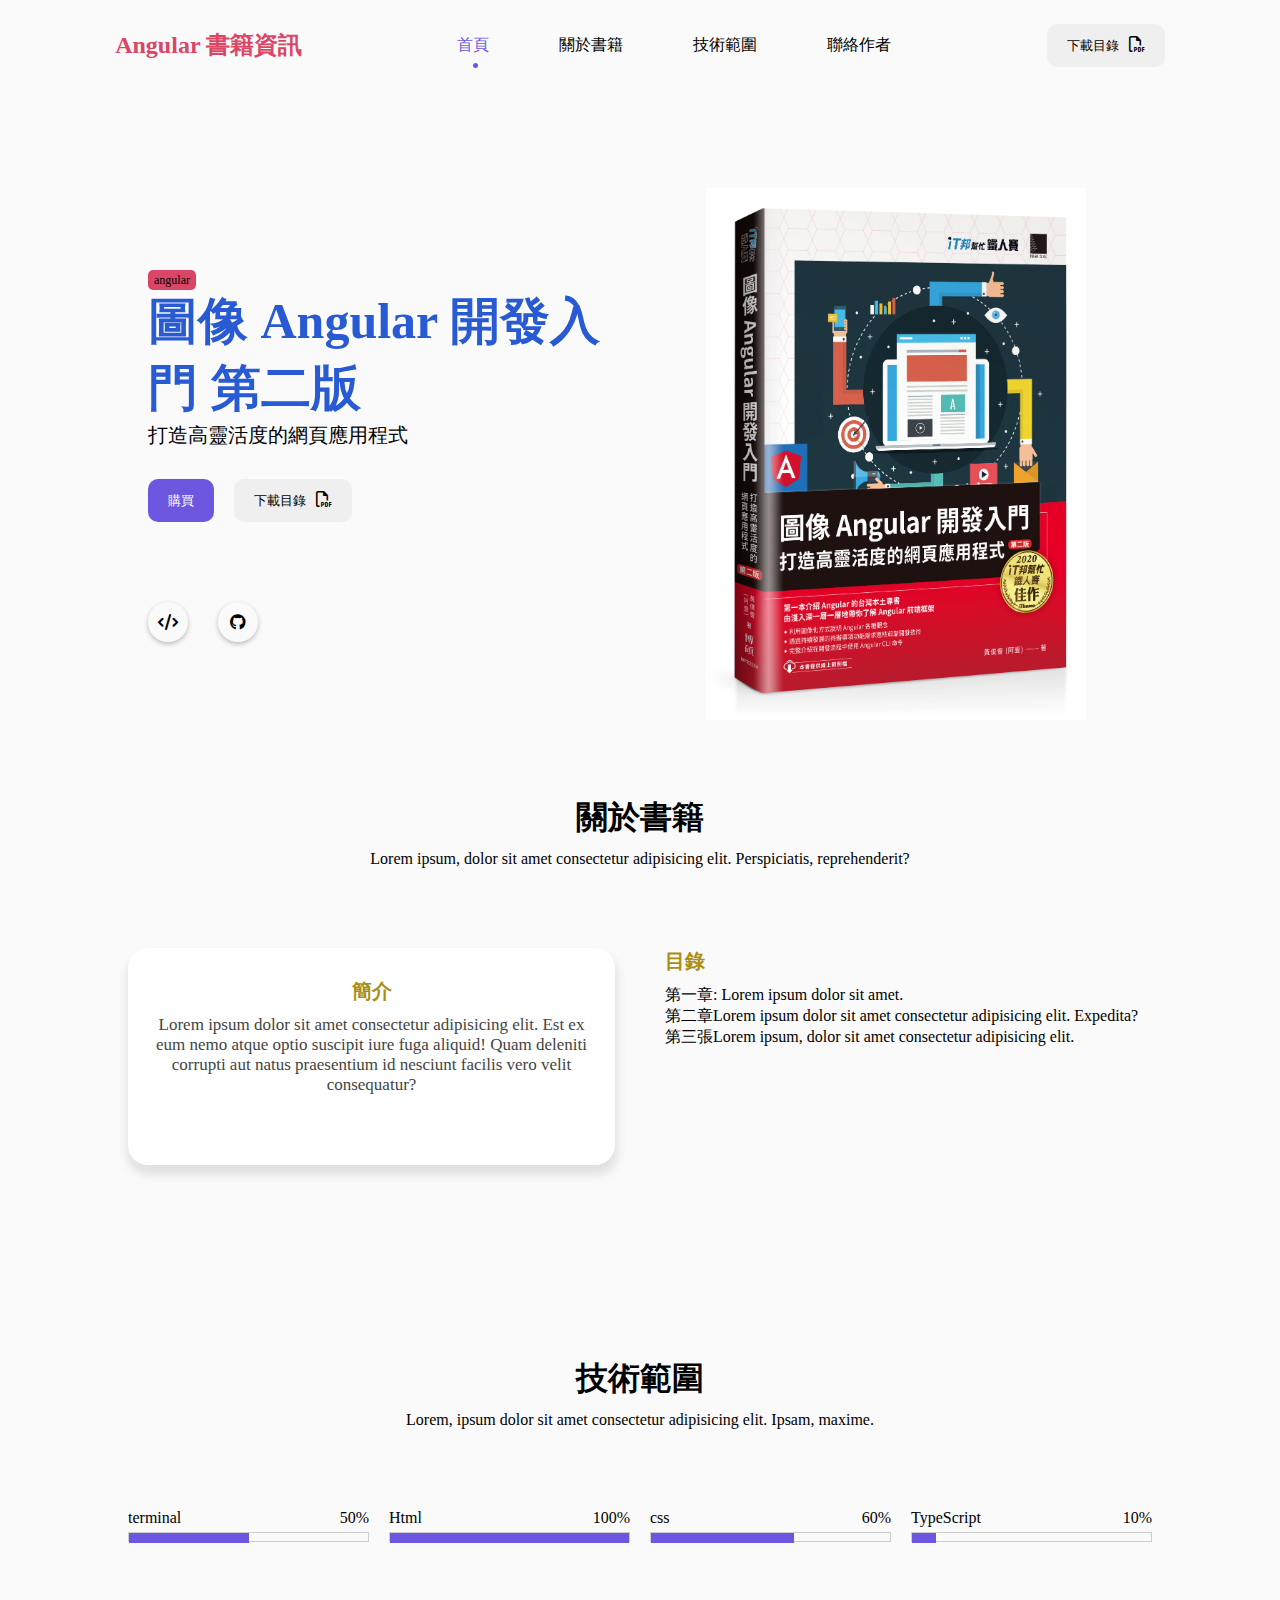
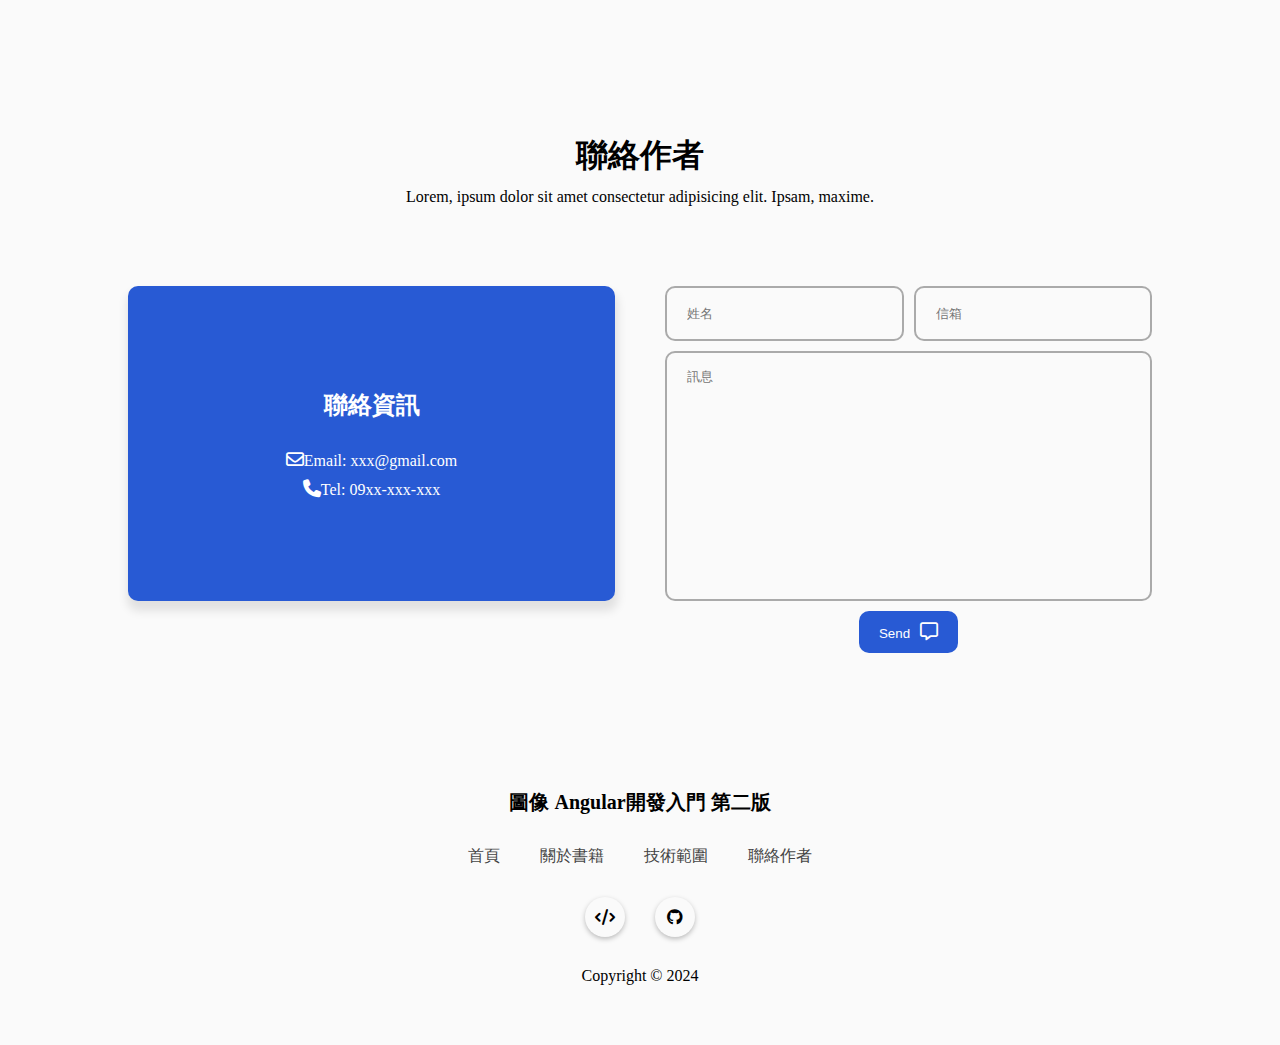
<file: src/index.html>
<!DOCTYPE html>
<html lang="en">
  <head>
    <meta charset="UTF-8" />
    <meta name="viewport" content="width=device-width, initial-scale=1.0" />
    <link rel="stylesheet" href="./style.min.css" />
    <link rel="stylesheet" href="https://cdnjs.cloudflare.com/ajax/libs/font-awesome/6.6.0/css/all.min.css" />
    <title>Angular 書籍資訊</title>
  </head>
  <body>
    <div class="container">
      <nav id="header">
        <div class="nav-logo">Angular 書籍資訊</div>
        <ul class="nav-menu">
          <li class="" nav-item>
            <a href="#home" class="nav-link active-link">首頁</a>
          </li>
          <li class="" nav-item>
            <a href="#book" class="nav-link">關於書籍</a>
          </li>
          <li class="" nav-item>
            <a a href="#skill" class="nav-link">技術範圍</a>
          </li>
          <li class="" nav-item>
            <a href="#contact" class="nav-link">聯絡作者</a>
          </li>
        </ul>
        <div>
          <button class="btn">下載目錄<i class="fa-regular fa-file-pdf"></i></button>
        </div>
      </nav>
      <main class="wrapper">
        <section id="home" class="home-box">
          <div class="home-text">
            <div class="tag"><span>angular</span></div>
            <div class="name">圖像 Angular 開發入門 第二版</div>
            <div class="subtitle">打造高靈活度的網頁應用程式</div>
            <div class="text-btn">
              <button type="button" class="btn blue-btn">購買</button>
              <button type="button" class="btn">下載目錄<i class="fa-regular fa-file-pdf"></i></button>
            </div>
            <div class="icons">
              <div class="icon"><i class="fa-solid fa-code"></i></div>
              <div class="icon"><i class="fa-brands fa-github"></i></div>
            </div>
          </div>
          <div class="home-image">
            <div class="image">
              <img src="./assets/image/angular.jpg" alt="angular" />
            </div>
          </div>
        </section>
        <section id="book" class="section">
          <div class="top-header">
            <h1>關於書籍</h1>
            <span>Lorem ipsum, dolor sit amet consectetur adipisicing elit. Perspiciatis, reprehenderit?</span>
          </div>
          <div class="about-container">
            <div class="introduce">
              <div class="card">
                <h3>簡介</h3>
                <div>
                  Lorem ipsum dolor sit amet consectetur adipisicing elit. Est ex eum nemo atque optio suscipit iure fuga aliquid! Quam
                  deleniti corrupti aut natus praesentium id nesciunt facilis vero velit consequatur?
                </div>
              </div>
            </div>
            <div class="contents">
              <list>
                <h3>目錄</h3>
                <div class="item">第一章: Lorem ipsum dolor sit amet.</div>
                <div class="item">第二章Lorem ipsum dolor sit amet consectetur adipisicing elit. Expedita?</div>
                <div class="item">第三張Lorem ipsum, dolor sit amet consectetur adipisicing elit.</div>
              </list>
            </div>
          </div>
        </section>
        <section id="skill" class="section">
          <div class="top-header">
            <h1>技術範圍</h1>
            <span>Lorem, ipsum dolor sit amet consectetur adipisicing elit. Ipsam, maxime.</span>
          </div>
          <div class="skill-container">
            <div class="skill-item">
              <span class="skill">
                <span>terminal</span>
                <span>50%</span>
              </span>
              <div class="progress-bar-wrap">
                <div class="progress-bar" style="width: 50%"></div>
              </div>
            </div>
            <div class="skill-item">
              <span class="skill">
                <span>Html</span>
                <span>100%</span>
              </span>
              <div class="progress-bar-wrap">
                <div class="progress-bar" style="width: 100%"></div>
              </div>
            </div>
            <div class="skill-item">
              <span class="skill">
                <span>css</span>
                <span>60%</span>
              </span>
              <div class="progress-bar-wrap">
                <div class="progress-bar" style="width: 60%"></div>
              </div>
            </div>
            <div class="skill-item">
              <span class="skill">
                <span>TypeScript</span>
                <span>10%</span>
              </span>
              <div class="progress-bar-wrap">
                <div class="progress-bar" style="width: 10%"></div>
              </div>
            </div>
          </div>
        </section>
        <section id="contact" class="section">
          <div class="top-header">
            <h1>聯絡作者</h1>
            <span>Lorem, ipsum dolor sit amet consectetur adipisicing elit. Ipsam, maxime.</span>
          </div>
          <div class="contact-container">
            <div class="info">
              <div class="contact-info">
                <h2>聯絡資訊</h2>
                <div><i class="fa-regular fa-envelope"></i>Email: xxx@gmail.com</div>
                <div><i class="fa-solid fa-phone"></i>Tel: 09xx-xxx-xxx</div>
              </div>
            </div>
            <div class="form">
              <input type="text" placeholder="姓名" />
              <input type="email" placeholder="信箱" />
              <textarea placeholder="訊息"></textarea>
              <button type="button" class="btn">Send<i class="fa-regular fa-message"></i></button>
            </div>
          </div>
        </section>
      </main>
      <footer>
        <div class="top-footer">圖像 Angular開發入門 第二版</div>
        <ul class="footer-menu">
          <li class="menu-item">
            <a href="#home">首頁</a>
          </li>
          <li class="menu-item">
            <a href="#anout">關於書籍</a>
          </li>
          <li class="menu-item">
            <a href="#skill">技術範圍</a>
          </li>
          <li class="menu-item">
            <a href="contact">聯絡作者</a>
          </li>
        </ul>
        <div class="footer-icons">
          <div class="icon"><i class="fa-solid fa-code"></i></div>
          <div class="icon"><i class="fa-brands fa-github"></i></div>
        </div>
        <div class="bootom-footer">Copyright &copy; 2024</div>
      </footer>
    </div>
    <script src="./main.js"></script>
  </body>
</html>
</file>
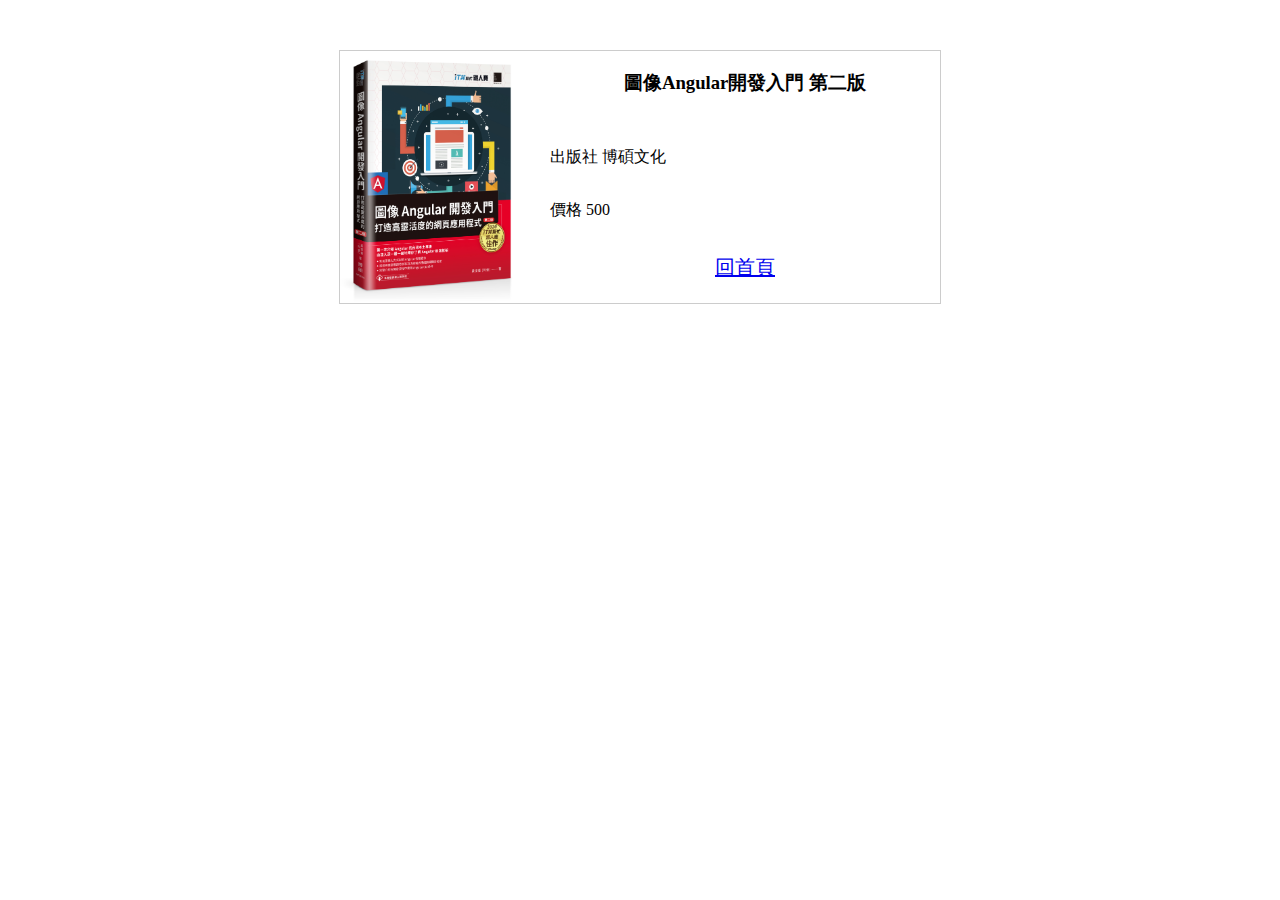
<file: src/angular.html>
<!DOCTYPE html>
<html lang="en">
  <head>
    <meta charset="UTF-8" />
    <meta name="viewport" content="width=device-width, initial-scale=1.0" />
    <title>圖像Angular開發入門 第二版</title>
    <link rel="stylesheet" href="./angular.min.css" />
  </head>
  <body>
    <section class="container">
      <img src="./assets/9786263336698.jpg" alt="angular" width="180" />
      <h3>圖像Angular開發入門 第二版</h3>
      <div class="colum">
        <label>出版社</label>
        <span>博碩文化</span>
      </div>
      <div class="colum">
        <label>價格</label>
        <span>500</span>
      </div>
      <div class="toolbar">
        <a href="./index.html">回首頁</a>
      </div>
    </section>
  </body>
</html>
</file>
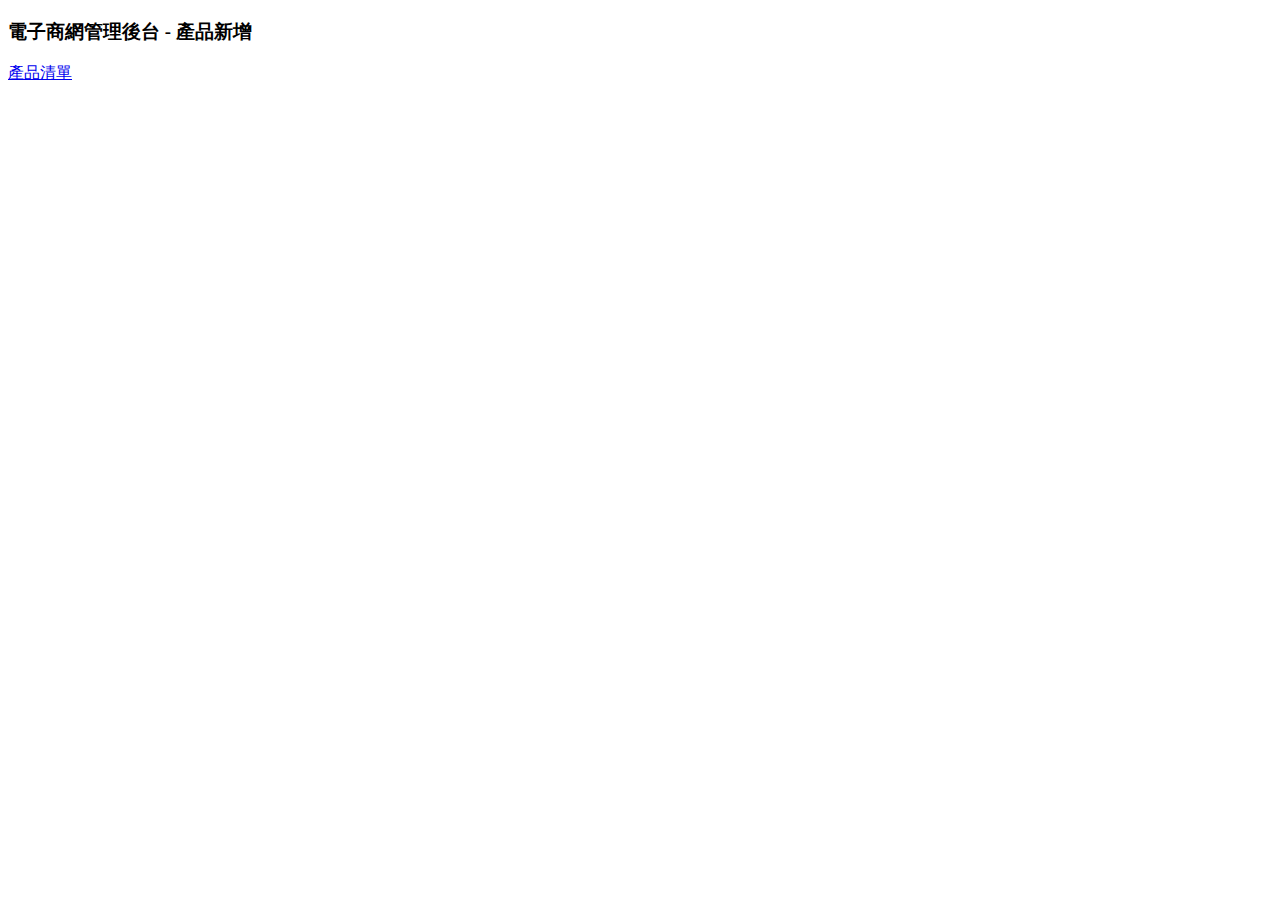
<file: src/form.html>
<!DOCTYPE html>
<html lang="en">
  <head>
    <meta charset="UTF-8" />
    <meta name="viewport" content="width=device-width, initial-scale=1.0" />
    <title>電子商網管理後台</title>
  </head>
  <body>
    <header>
      <h3>電子商網管理後台 - 產品新增</h3>
    </header>
    <nav>
      <a href="./index.html">產品清單</a>
    </nav>
  </body>
</html>
</file>
<file: src/style.min.css>
nav{background-color:var(--body-color);position:fixed;width:100%;height:90px;line-height:90px;padding-inline:9vw;display:flex;justify-content:space-between}nav .nav-logo{font-size:24px;font-weight:600;color:var(--logo-color)}nav ul{display:flex;list-style:none}nav ul .nav-link{text-decoration:none;color:var(--tex-color);font-weight:500;padding-inline:15px;margin-inline:20px}nav ul .active-link{position:relative;color:var(--first-color)}nav ul .active-link::after{position:absolute;content:"";width:5px;height:5px;background-color:var(--first-color);left:50%;bottom:-15px;border-radius:50%}.btn{font-weight:500;padding:12px 20px;background-color:#efefef;border:none;border-radius:10px;cursor:pointer}.btn:hover{background-color:var(--second-color);color:var(--withe-color)}.btn>i{margin-left:10px}.home-text{padding-left:20px;min-height:80vh;width:50%;display:flex;flex-direction:column;justify-content:center}.home-text .tag>span{background-color:var(--logo-color);color:var(--white-color);padding:3px 6px;font-size:12px;border-radius:5px}.home-text .name{font-size:50px;font-weight:600;color:var(--third-color)}.home-text .subtitle{font-size:20px;margin-bottom:30px;color:var(--tex-color)}.home-text .text-btn{display:flex;gap:20px}.home-text .text-btn>.blue-btn{background-color:var(--first-color);color:var(--withe-color)}.home-text .text-btn>.blue-btn:hover{background-color:var(--first-color-hover)}.home-text .icons{display:flex;margin-top:5em;gap:30px}.home-image{display:flex;justify-content:right;align-items:center;width:50%;min-height:80vh}.home-image .image{width:380px;margin:0 auto;overflow:hidden}.home-image .image img{width:380px}.about-container{display:flex;justify-content:space-between;width:100%;gap:50px}.about-container .introduce,.about-container .contents{width:50%}.about-container h3{margin-bottom:10px;font-size:20px;font-weight:600;color:var(--second-color)}.about-container .card{display:flex;align-items:center;flex-direction:column;padding:30px 20px 70px;width:100%;background-color:var(--withe-color);border-radius:20px;box-shadow:1px 8px 10px 2px var(--first-shadow-color)}.about-container .card div{text-align:center;font-size:17px;color:var(--text-color)}.about-container .list{display:flex;flex-direction:column;padding:30px 65px 70px;width:100%}.about-container .list h3{text-align:center}.about-container .list .item{font-size:17px;padding:5px;color:var(--text-color);position:relative}.about-container .list .item::before{box-sizing:border-box;content:'"';position:absolute;top:9px;left:-16px;width:15px;height:15px;border-radius:50px;border-color:var(--first-color)}.skill-container{display:flex;width:100%;gap:20px}.skill-container .skill-item{flex-basis:calc(50% - 20px);display:flex;flex-direction:column;gap:5px}.skill-container .skill-item .skill{display:flex;justify-content:space-between;align-items:center}.skill-container .skill-item .progress-bar-wrap{height:10px;border:1px solid #ccc}.skill-container .skill-item .progress-bar-wrap .progress-bar{height:10px;background-color:var(--first-color)}.contact-container{display:flex;justify-content:space-between;width:100%;gap:50px}.contact-container .info,.contact-container .form{width:50%}.contact-container .contact-info{display:flex;flex-direction:column;justify-content:center;align-items:center;padding:20px 30px;width:100%;height:315px;background-color:var(--third-color);color:var(--withe-color);border-radius:10px;gap:10px;box-shadow:1px 8px 10px 2px var(--first-shadow-color)}.contact-container .contact-info>h2{margin-bottom:20px}.contact-container .contact-info i{font-size:18px}.contact-container .form{display:grid;grid-template-columns:repeat(2, 1fr);grid-template-rows:55px 250px 1fr;gap:10px}.contact-container .form input,.contact-container .form textarea{background-color:rgba(0,0,0,0);border:2px solid #aaa;border-radius:10px;padding:15px 20px;outline:none}.contact-container .form input{padding:15px 20px}.contact-container .form textarea{grid-column:1/3;resize:none}.contact-container .form .btn{margin:0 auto;grid-column:1/3;background-color:var(--third-color);color:var(--withe-color)}.contact-container .form .btn i{font-size:18px}footer{display:flex;justify-content:center;align-items:center;flex-direction:column;row-gap:30px;padding-block:40px 60px}footer .top-footer{font-size:20px;font-weight:600}footer .footer-menu{display:flex}footer .footer-menu .menu-item{list-style:none}footer .footer-menu .menu-item a{text-decoration:none;color:var(--text-color);font-weight:500;margin-inline:20px}footer .footer-icons{display:flex;gap:30px}footer .bottom-footer{font-size:14px;margin-top:10px}:root{--body-color: rgb(250, 250, 250);--logo-color: rgb(218, 70, 102);--withe-color: rgb(255, 255, 255);--text-color: rgb(68, 68, 68);--first-color: rgb(110, 87, 224);--first-color-hover: rgb(40, 91, 212);--first-shadow-color: rgba(0, 0, 0, 0.1);--second-color: rgb(170, 142, 18);--third-color: rgb(40, 90, 212)}html{scroll-behavior:smooth}body{background-color:var(--body-color)}body .container{width:100%}*{margin:0;padding:0;box-sizing:border-box}.wrapper{padding-inline:10vw}.wrapper .home-box{display:flex;padding-block:6em;height:100px;min-height:700px}.wrapper .section{padding-block:6em}.wrapper .section .top-header{text-align:center;margin-bottom:5em}.wrapper .section .top-header h1{font-weight:600;margin-bottom:10px}.wrapper .section .top-header h1 span{color:#999}i{font-size:16px}.icon{display:flex;justify-content:center;align-items:center;width:40px;height:40px;border-radius:50%;cursor:pointer;box-shadow:0px 2px 5px 0px rgba(0,0,0,.25)}/*# sourceMappingURL=style.min.css.map */
</file>
<file: src/angular.min.css>
section.container{margin:0 auto;margin-top:50px;width:600px;border:solid 1px #ccc;display:grid;grid-template-columns:200px 1fr;gap:10px}section img{grid-row:1/5}section h3,section div.toolbar{text-align:center;align-items:center}section div.column{font-size:20px;align-self:center}section a{font-size:20px}section a:active,section a :hover,section a:focus{color:#000;text-decoration:none}/*# sourceMappingURL=angular.min.css.map */
</file>
